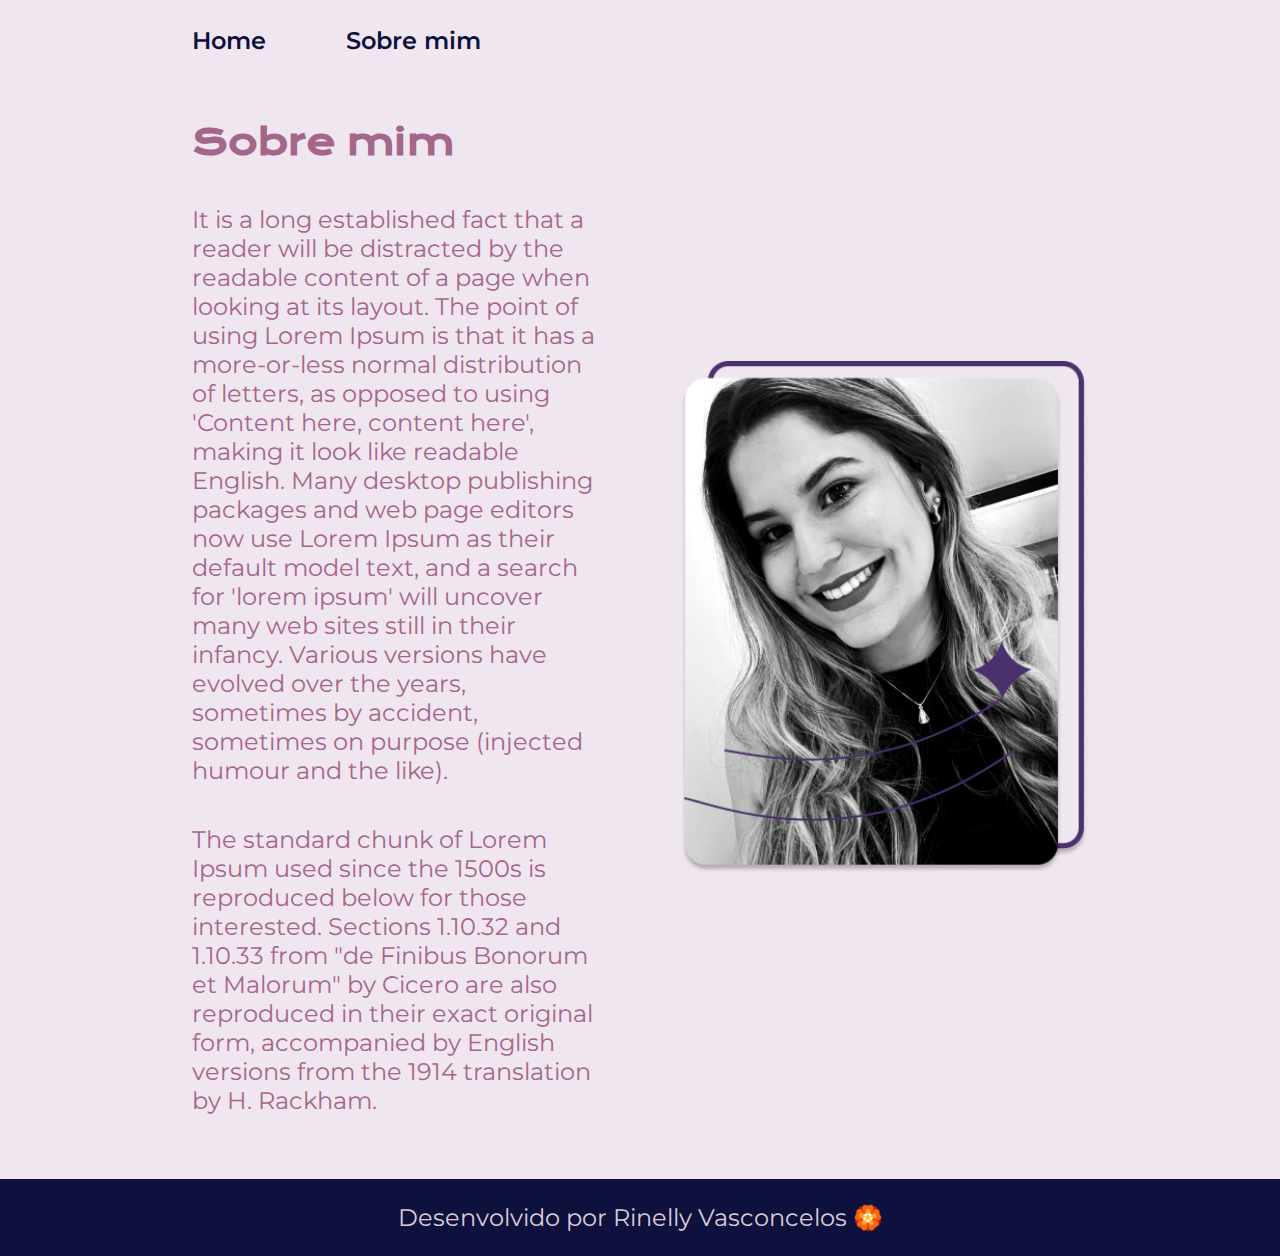
<file: about.html>
<!DOCTYPE html>
<html lang="pt-br">
<head>
    <meta charset="UTF-8">
    <meta name="viewport" content="width=device-width, initial-scale=1.0">
    <link rel="stylesheet" href="./styles/style.css">
    <title>Sobre mim</title>
</head>
<body>
    <header class="cabecalho">
        <nav class="cabecalho__menu">
            <a class="cabecalho__menu__link" href="index.html">Home</a>
            <a class="cabecalho__menu__link" href="about.html">Sobre mim</a>
        </nav>
    </header>
    <main class="apresentacao">
        <section class="apresentacao__conteudo">
            <h1 class="apresentacao__conteudo__titulo">Sobre mim</h1>
            <p class="apresentacao__texto">It is a long established fact that a reader will be distracted by the readable content of a page when looking at its layout. The point of using Lorem Ipsum is that it has a more-or-less normal distribution of letters, as opposed to using 'Content here, content here', making it look like readable English. Many desktop publishing packages and web page editors now use Lorem Ipsum as their default model text, and a search for 'lorem ipsum' will uncover many web sites still in their infancy. Various versions have evolved over the years, sometimes by accident, sometimes on purpose (injected humour and the like).</p>
            <p class="apresentacao__texto">The standard chunk of Lorem Ipsum used since the 1500s is reproduced below for those interested. Sections 1.10.32 and 1.10.33 from "de Finibus Bonorum et Malorum" by Cicero are also reproduced in their exact original form, accompanied by English versions from the 1914 translation by H. Rackham.</p>
        </section>
        <img class="apresentacao__imagem" src="assets/perfil.png" alt="Rinelly Vasconcelos">
    </main>
    <footer>
        <p class="rodape">Desenvolvido por Rinelly Vasconcelos 🏵️</p>
    </footer>
</body>
</html>
</file>
<file: styles/style.css>
@import url('https://fonts.googleapis.com/css2?family=Krona+One&family=Montserrat:ital,wght@0,100..900;1,100..900&display=swap');
  
    :root {
        --cor-primaria: #f0e6ef;
        --cor-secundaria: #a5668b;
        --cor-terciaria: #4a306d;
        --cor-destaque: #0e103d;
        --cor-hover: #dacdd8;

        --fonte-primaria: "Krona One", sans-serif;
        --fonte-secundaria: "Montserrat", sans-serif;
    }

    *{
        margin: 0;
        padding: 0;
    }
    body {
        box-sizing: border-box; /*impede que o elemento filho saia do elemento pai*/
        background-color: var(--cor-primaria);
        color: var(--cor-secundaria);
    }

    strong {
        color: var(--cor-terciaria);
        
    }
    .cabecalho{
        padding: 2% 0% 0% 15%; /*ordem: superior, direito, inferior, esquerdo */
    }

    .cabecalho__menu{
        display: flex;
        gap: 80px;
    }

    .cabecalho__menu__link{
        font-family: var(--fonte-secundaria);
        font-size: 1.5rem;
        font-weight: 600;
        color: var(--cor-destaque);
        text-decoration: none;

    }

    .apresentacao{
        padding: 5% 15%;
        display: flex; /*é aplicado no elemento pai*/
        align-items: center;
        justify-content: space-between;
        gap: 82px;
          
    }

    .apresentacao__conteudo {
        width: 50%;
        display: flex;
        flex-direction: column; /*alinha os elementos em coluna*/
        gap: 40px; /*cria um espaço entre os elementos*/
    }

    .apresentacao__conteudo__titulo{
        font-size: 2.25rem;
        font-family: var(--fonte-primaria);
    }

    .apresentacao__texto{
        font-size: 1.5rem;
        font-family: var(--fonte-secundaria);
    }

    .apresentacao__links{
        display: flex;
        flex-direction: column;
        justify-content: space-between;
        align-items: center;
        gap: 24px;
    }
    .apresentacao__links__subtitulo{
        font-family: var(--fonte-primaria);
        font-weight: 400;
        font-size: 1.5rem;
    }

    .apresentacao__links__navegacao{
        display: flex;
        justify-content: flex-start;
        gap: 12px;
        
        text-decoration: none;
        border: 2px solid var(--cor-destaque);
        width: 30%; /*largura dos botões*/
        text-align: center;
        border-radius: 8px;
        padding: 12px 100px;
        font-family: var(--fonte-secundaria);
        font-size: 1.5rem;
        font-weight: 600; /*peso da font*/
        color: var(--cor-terciaria);
    }
    
    .apresentacao__links__link:hover {
        background-color: var(--cor-hover);
    }

    .apresentacao__imagem__perfil{
        display: flex;
        justify-content: center;
    }
    
    .apresentacao__imagem {
        width: 50%;
    }
    .rodape {
        padding: 24px;
        color: var(--cor-hover);
        background-color: var(--cor-destaque);
        text-align: center;
        font-family: var(--fonte-secundaria);
        font-size: 1.5rem;
        font-weight: 400;
    }

    @media (max-width: 1200px){ 
        .cabecalho{
            padding: 8%;
        }

        .cabecalho__menu{
            justify-content: center;
        }

        .apresentacao{
            flex-direction: column;
            flex-direction: column-reverse;
            padding: 5%;
        }
        
        .apresentacao__conteudo {
            width: auto;
        }
        .apresentacao__links__navegacao{
            width: 50%;
            justify-content: center;
            padding: 12px 0px;
        }
    }
</file>
